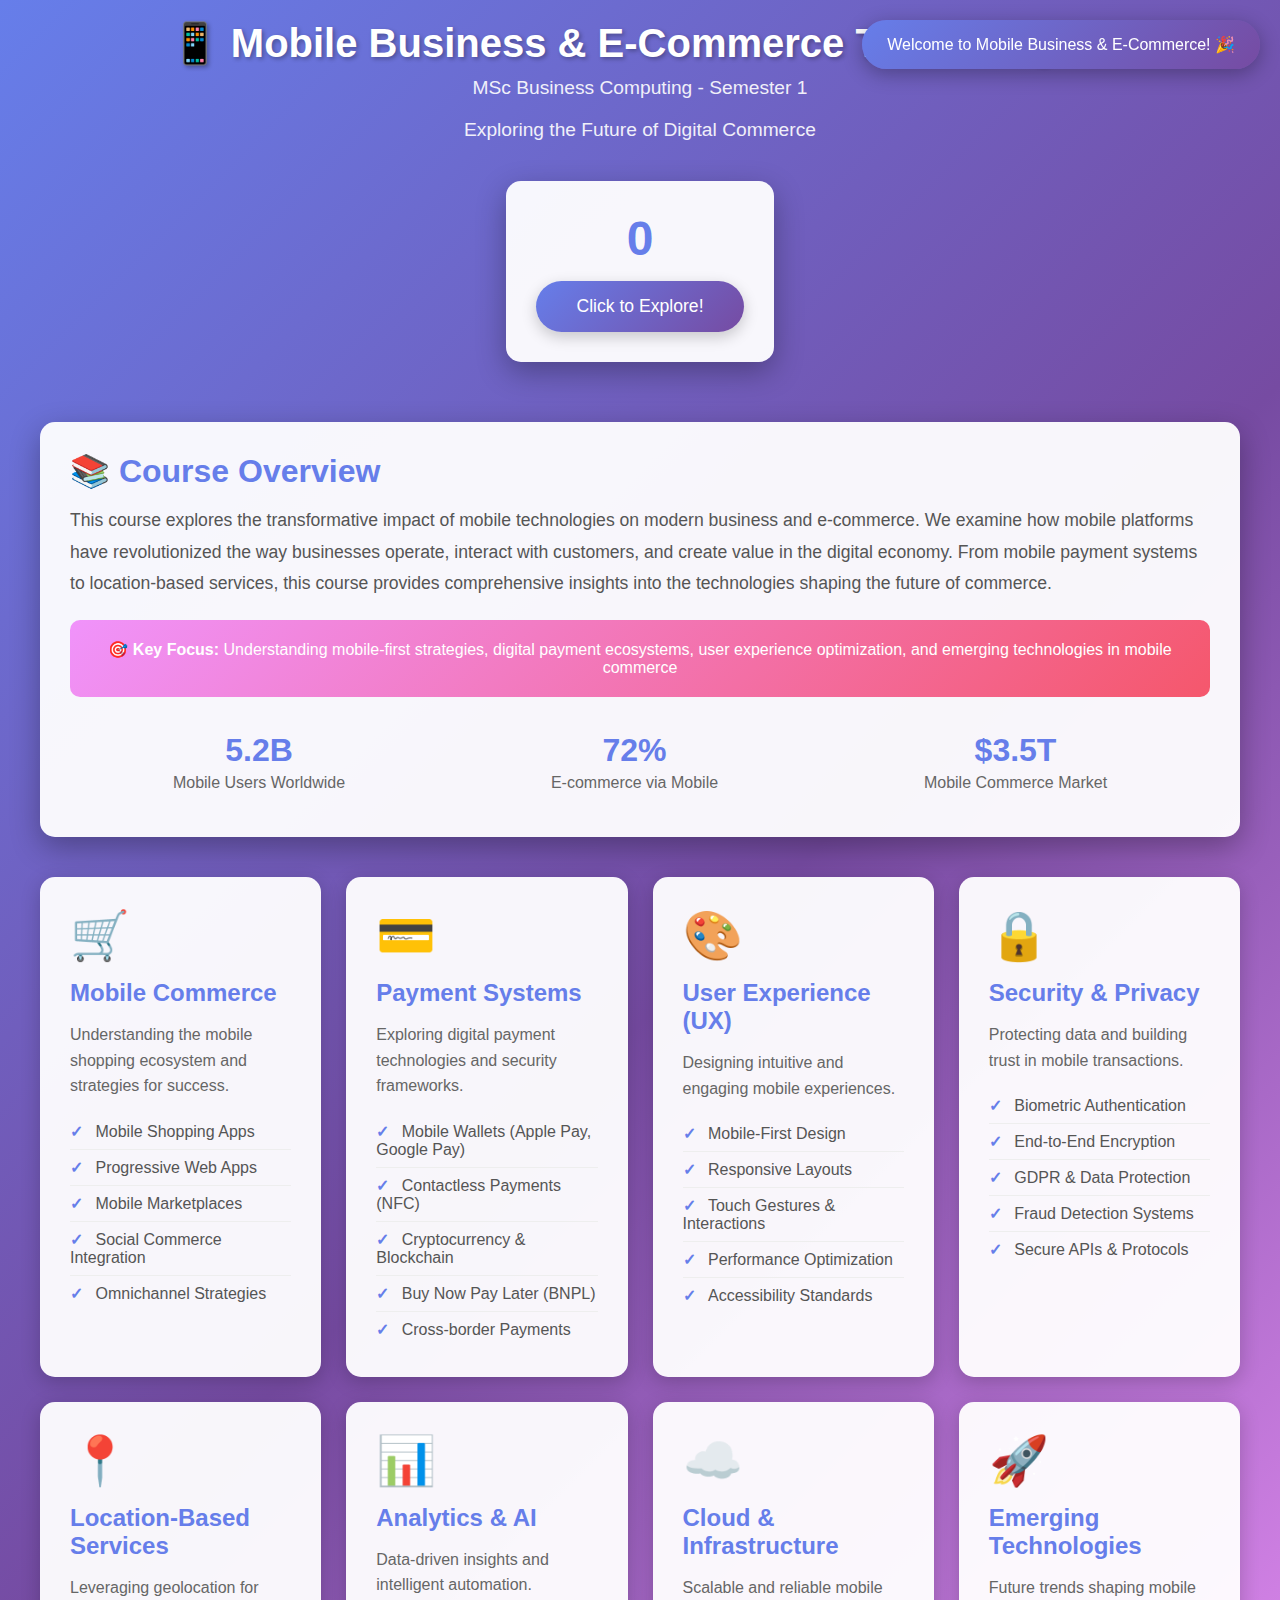
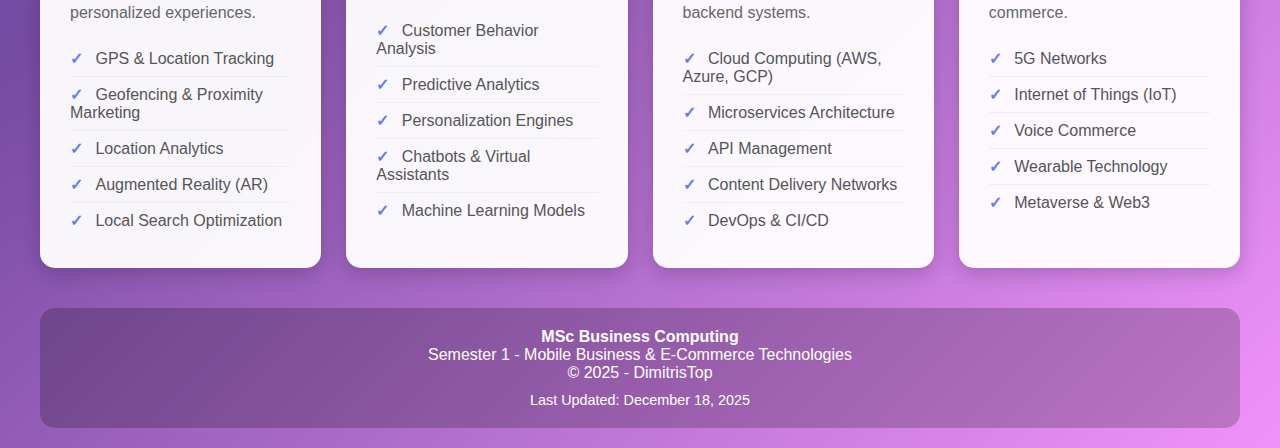
<file: Semester-1/Mobile Business and E-Commerce Technologies/index.html>
<!DOCTYPE html>
<html lang="en">
<head>
    <meta charset="UTF-8">
    <meta name="viewport" content="width=device-width, initial-scale=1.0">
    <title>Mobile Business & E-Commerce Technologies</title>
    <style>
        * {
            margin: 0;
            padding: 0;
            box-sizing: border-box;
        }

        body {
            font-family: 'Segoe UI', Tahoma, Geneva, Verdana, sans-serif;
            background: linear-gradient(135deg, #667eea 0%, #764ba2 50%, #f093fb 100%);
            min-height: 100vh;
            padding: 20px;
            color: #333;
        }

        .container {
            max-width: 1200px;
            margin: 0 auto;
            animation: fadeIn 1s ease-in;
        }

        @keyframes fadeIn {
            from {
                opacity: 0;
                transform: translateY(-20px);
            }
            to {
                opacity: 1;
                transform: translateY(0);
            }
        }

        header {
            text-align: center;
            color: white;
            margin-bottom: 40px;
            animation: slideDown 0.8s ease-out;
        }

        @keyframes slideDown {
            from {
                opacity: 0;
                transform: translateY(-50px);
            }
            to {
                opacity: 1;
                transform: translateY(0);
            }
        }

        h1 {
            font-size: 2.5rem;
            margin-bottom: 10px;
            text-shadow: 2px 2px 4px rgba(0, 0, 0, 0.3);
        }

        .subtitle {
            font-size: 1.2rem;
            opacity: 0.9;
            margin-bottom: 20px;
        }

        .counter-section {
            text-align: center;
            margin-bottom: 40px;
            animation: pulse 2s infinite;
        }

        @keyframes pulse {
            0%, 100% {
                transform: scale(1);
            }
            50% {
                transform: scale(1.05);
            }
        }

        .counter-display {
            background: rgba(255, 255, 255, 0.95);
            padding: 30px;
            border-radius: 15px;
            box-shadow: 0 10px 30px rgba(0, 0, 0, 0.3);
            display: inline-block;
            margin-bottom: 20px;
        }

        .counter-number {
            font-size: 3rem;
            font-weight: bold;
            color: #667eea;
            margin-bottom: 15px;
        }

        .counter-btn {
            background: linear-gradient(135deg, #667eea 0%, #764ba2 100%);
            color: white;
            border: none;
            padding: 15px 40px;
            font-size: 1.1rem;
            border-radius: 50px;
            cursor: pointer;
            transition: all 0.3s ease;
            box-shadow: 0 5px 15px rgba(0, 0, 0, 0.2);
        }

        .counter-btn:hover {
            transform: translateY(-3px);
            box-shadow: 0 8px 20px rgba(0, 0, 0, 0.3);
            background: linear-gradient(135deg, #764ba2 0%, #667eea 100%);
        }

        .counter-btn:active {
            transform: translateY(-1px);
        }

        .course-info {
            background: rgba(255, 255, 255, 0.95);
            padding: 30px;
            border-radius: 15px;
            margin-bottom: 40px;
            box-shadow: 0 10px 30px rgba(0, 0, 0, 0.3);
            animation: slideUp 1s ease-out;
        }

        @keyframes slideUp {
            from {
                opacity: 0;
                transform: translateY(30px);
            }
            to {
                opacity: 1;
                transform: translateY(0);
            }
        }

        .course-info h2 {
            color: #667eea;
            margin-bottom: 15px;
            font-size: 2rem;
        }

        .course-info p {
            line-height: 1.8;
            color: #555;
            font-size: 1.1rem;
        }

        .cards-grid {
            display: grid;
            grid-template-columns: repeat(auto-fit, minmax(280px, 1fr));
            gap: 25px;
            margin-bottom: 40px;
        }

        .card {
            background: rgba(255, 255, 255, 0.95);
            padding: 30px;
            border-radius: 15px;
            box-shadow: 0 5px 20px rgba(0, 0, 0, 0.2);
            transition: all 0.4s ease;
            cursor: pointer;
            position: relative;
            overflow: hidden;
        }

        .card::before {
            content: '';
            position: absolute;
            top: 0;
            left: -100%;
            width: 100%;
            height: 100%;
            background: linear-gradient(90deg, transparent, rgba(255, 255, 255, 0.4), transparent);
            transition: left 0.5s ease;
        }

        .card:hover::before {
            left: 100%;
        }

        .card:hover {
            transform: translateY(-10px) scale(1.02);
            box-shadow: 0 15px 40px rgba(0, 0, 0, 0.3);
        }

        .card-icon {
            font-size: 3rem;
            margin-bottom: 15px;
            display: block;
        }

        .card h3 {
            color: #667eea;
            margin-bottom: 15px;
            font-size: 1.5rem;
        }

        .card p {
            color: #666;
            line-height: 1.6;
        }

        .card ul {
            list-style: none;
            margin-top: 15px;
        }

        .card ul li {
            padding: 8px 0;
            color: #555;
            border-bottom: 1px solid #eee;
        }

        .card ul li:last-child {
            border-bottom: none;
        }

        .card ul li::before {
            content: '✓ ';
            color: #667eea;
            font-weight: bold;
            margin-right: 8px;
        }

        footer {
            text-align: center;
            color: white;
            padding: 20px;
            margin-top: 40px;
            background: rgba(0, 0, 0, 0.2);
            border-radius: 15px;
        }

        @media (max-width: 768px) {
            h1 {
                font-size: 2rem;
            }

            .subtitle {
                font-size: 1rem;
            }

            .counter-number {
                font-size: 2.5rem;
            }

            .cards-grid {
                grid-template-columns: 1fr;
            }
        }

        .highlight-box {
            background: linear-gradient(135deg, #f093fb 0%, #f5576c 100%);
            color: white;
            padding: 20px;
            border-radius: 10px;
            margin-top: 20px;
            text-align: center;
            animation: glow 2s ease-in-out infinite;
        }

        @keyframes glow {
            0%, 100% {
                box-shadow: 0 0 20px rgba(240, 147, 251, 0.5);
            }
            50% {
                box-shadow: 0 0 40px rgba(240, 147, 251, 0.8);
            }
        }

        .stats {
            display: flex;
            justify-content: space-around;
            flex-wrap: wrap;
            margin-top: 20px;
        }

        .stat-item {
            text-align: center;
            padding: 15px;
        }

        .stat-number {
            font-size: 2rem;
            font-weight: bold;
            color: #667eea;
        }

        .stat-label {
            color: #666;
            margin-top: 5px;
        }
    </style>
</head>
<body>
    <div class="container">
        <header>
            <h1>📱 Mobile Business & E-Commerce Technologies</h1>
            <p class="subtitle">MSc Business Computing - Semester 1</p>
            <p class="subtitle">Exploring the Future of Digital Commerce</p>
        </header>

        <div class="counter-section">
            <div class="counter-display">
                <div class="counter-number" id="counter">0</div>
                <button class="counter-btn" onclick="incrementCounter()">Click to Explore!</button>
            </div>
        </div>

        <div class="course-info">
            <h2>📚 Course Overview</h2>
            <p>
                This course explores the transformative impact of mobile technologies on modern business 
                and e-commerce. We examine how mobile platforms have revolutionized the way businesses 
                operate, interact with customers, and create value in the digital economy. From mobile 
                payment systems to location-based services, this course provides comprehensive insights 
                into the technologies shaping the future of commerce.
            </p>
            <div class="highlight-box">
                <strong>🎯 Key Focus:</strong> Understanding mobile-first strategies, digital payment ecosystems, 
                user experience optimization, and emerging technologies in mobile commerce
            </div>
            <div class="stats">
                <div class="stat-item">
                    <div class="stat-number" id="stat1">5.2B</div>
                    <div class="stat-label">Mobile Users Worldwide</div>
                </div>
                <div class="stat-item">
                    <div class="stat-number" id="stat2">72%</div>
                    <div class="stat-label">E-commerce via Mobile</div>
                </div>
                <div class="stat-item">
                    <div class="stat-number" id="stat3">$3.5T</div>
                    <div class="stat-label">Mobile Commerce Market</div>
                </div>
            </div>
        </div>

        <div class="cards-grid">
            <div class="card">
                <span class="card-icon">🛒</span>
                <h3>Mobile Commerce</h3>
                <p>Understanding the mobile shopping ecosystem and strategies for success.</p>
                <ul>
                    <li>Mobile Shopping Apps</li>
                    <li>Progressive Web Apps</li>
                    <li>Mobile Marketplaces</li>
                    <li>Social Commerce Integration</li>
                    <li>Omnichannel Strategies</li>
                </ul>
            </div>

            <div class="card">
                <span class="card-icon">💳</span>
                <h3>Payment Systems</h3>
                <p>Exploring digital payment technologies and security frameworks.</p>
                <ul>
                    <li>Mobile Wallets (Apple Pay, Google Pay)</li>
                    <li>Contactless Payments (NFC)</li>
                    <li>Cryptocurrency & Blockchain</li>
                    <li>Buy Now Pay Later (BNPL)</li>
                    <li>Cross-border Payments</li>
                </ul>
            </div>

            <div class="card">
                <span class="card-icon">🎨</span>
                <h3>User Experience (UX)</h3>
                <p>Designing intuitive and engaging mobile experiences.</p>
                <ul>
                    <li>Mobile-First Design</li>
                    <li>Responsive Layouts</li>
                    <li>Touch Gestures & Interactions</li>
                    <li>Performance Optimization</li>
                    <li>Accessibility Standards</li>
                </ul>
            </div>

            <div class="card">
                <span class="card-icon">🔒</span>
                <h3>Security & Privacy</h3>
                <p>Protecting data and building trust in mobile transactions.</p>
                <ul>
                    <li>Biometric Authentication</li>
                    <li>End-to-End Encryption</li>
                    <li>GDPR & Data Protection</li>
                    <li>Fraud Detection Systems</li>
                    <li>Secure APIs & Protocols</li>
                </ul>
            </div>

            <div class="card">
                <span class="card-icon">📍</span>
                <h3>Location-Based Services</h3>
                <p>Leveraging geolocation for personalized experiences.</p>
                <ul>
                    <li>GPS & Location Tracking</li>
                    <li>Geofencing & Proximity Marketing</li>
                    <li>Location Analytics</li>
                    <li>Augmented Reality (AR)</li>
                    <li>Local Search Optimization</li>
                </ul>
            </div>

            <div class="card">
                <span class="card-icon">📊</span>
                <h3>Analytics & AI</h3>
                <p>Data-driven insights and intelligent automation.</p>
                <ul>
                    <li>Customer Behavior Analysis</li>
                    <li>Predictive Analytics</li>
                    <li>Personalization Engines</li>
                    <li>Chatbots & Virtual Assistants</li>
                    <li>Machine Learning Models</li>
                </ul>
            </div>

            <div class="card">
                <span class="card-icon">☁️</span>
                <h3>Cloud & Infrastructure</h3>
                <p>Scalable and reliable mobile backend systems.</p>
                <ul>
                    <li>Cloud Computing (AWS, Azure, GCP)</li>
                    <li>Microservices Architecture</li>
                    <li>API Management</li>
                    <li>Content Delivery Networks</li>
                    <li>DevOps & CI/CD</li>
                </ul>
            </div>

            <div class="card">
                <span class="card-icon">🚀</span>
                <h3>Emerging Technologies</h3>
                <p>Future trends shaping mobile commerce.</p>
                <ul>
                    <li>5G Networks</li>
                    <li>Internet of Things (IoT)</li>
                    <li>Voice Commerce</li>
                    <li>Wearable Technology</li>
                    <li>Metaverse & Web3</li>
                </ul>
            </div>
        </div>

        <footer>
            <p><strong>MSc Business Computing</strong></p>
            <p>Semester 1 - Mobile Business & E-Commerce Technologies</p>
            <p>© 2025 - DimitrisTop</p>
            <p style="margin-top: 10px; font-size: 0.9rem;">
                Last Updated: December 18, 2025
            </p>
        </footer>
    </div>

    <script>
        // Counter functionality
        let count = 0;
        const counterDisplay = document.getElementById('counter');

        function incrementCounter() {
            count++;
            animateCounter(count);
            
            // Add celebration effect at milestones
            if (count % 10 === 0) {
                celebrateMillestone();
            }
        }

        function animateCounter(target) {
            const duration = 300;
            const start = parseInt(counterDisplay.textContent);
            const increment = (target - start) / (duration / 16);
            let current = start;

            const timer = setInterval(() => {
                current += increment;
                if ((increment > 0 && current >= target) || (increment < 0 && current <= target)) {
                    current = target;
                    clearInterval(timer);
                }
                counterDisplay.textContent = Math.floor(current);
            }, 16);
        }

        function celebrateMillestone() {
            counterDisplay.style.transform = 'scale(1.2)';
            counterDisplay.style.color = '#f5576c';
            
            setTimeout(() => {
                counterDisplay.style.transform = 'scale(1)';
                counterDisplay.style.color = '#667eea';
            }, 300);
        }

        // Card interaction effects
        const cards = document.querySelectorAll('.card');
        
        cards.forEach(card => {
            card.addEventListener('mouseenter', function() {
                this.style.background = 'linear-gradient(135deg, rgba(102, 126, 234, 0.1) 0%, rgba(118, 75, 162, 0.1) 100%)';
            });
            
            card.addEventListener('mouseleave', function() {
                this.style.background = 'rgba(255, 255, 255, 0.95)';
            });

            card.addEventListener('click', function() {
                const title = this.querySelector('h3').textContent;
                showNotification(`Exploring: ${title}`);
            });
        });

        // Notification system
        function showNotification(message) {
            const notification = document.createElement('div');
            notification.textContent = message;
            notification.style.cssText = `
                position: fixed;
                top: 20px;
                right: 20px;
                background: linear-gradient(135deg, #667eea 0%, #764ba2 100%);
                color: white;
                padding: 15px 25px;
                border-radius: 50px;
                box-shadow: 0 5px 20px rgba(0, 0, 0, 0.3);
                z-index: 1000;
                animation: slideIn 0.5s ease-out;
            `;
            
            document.body.appendChild(notification);
            
            setTimeout(() => {
                notification.style.animation = 'slideOut 0.5s ease-out';
                setTimeout(() => notification.remove(), 500);
            }, 2000);
        }

        // Animate stats on load
        window.addEventListener('load', () => {
            animateStats();
        });

        function animateStats() {
            const stats = document.querySelectorAll('.stat-number');
            stats.forEach((stat, index) => {
                setTimeout(() => {
                    stat.style.transform = 'scale(1.1)';
                    setTimeout(() => {
                        stat.style.transform = 'scale(1)';
                    }, 300);
                }, index * 200);
            });
        }

        // Add keyboard shortcut for counter
        document.addEventListener('keypress', (e) => {
            if (e.key === ' ' || e.key === 'Enter') {
                e.preventDefault();
                incrementCounter();
            }
        });

        // Parallax effect on scroll
        window.addEventListener('scroll', () => {
            const scrolled = window.pageYOffset;
            const header = document.querySelector('header');
            header.style.transform = `translateY(${scrolled * 0.5}px)`;
            header.style.opacity = 1 - (scrolled / 500);
        });

        // Welcome message
        setTimeout(() => {
            showNotification('Welcome to Mobile Business & E-Commerce! 🎉');
        }, 500);
    </script>
</body>
</html>
</file>
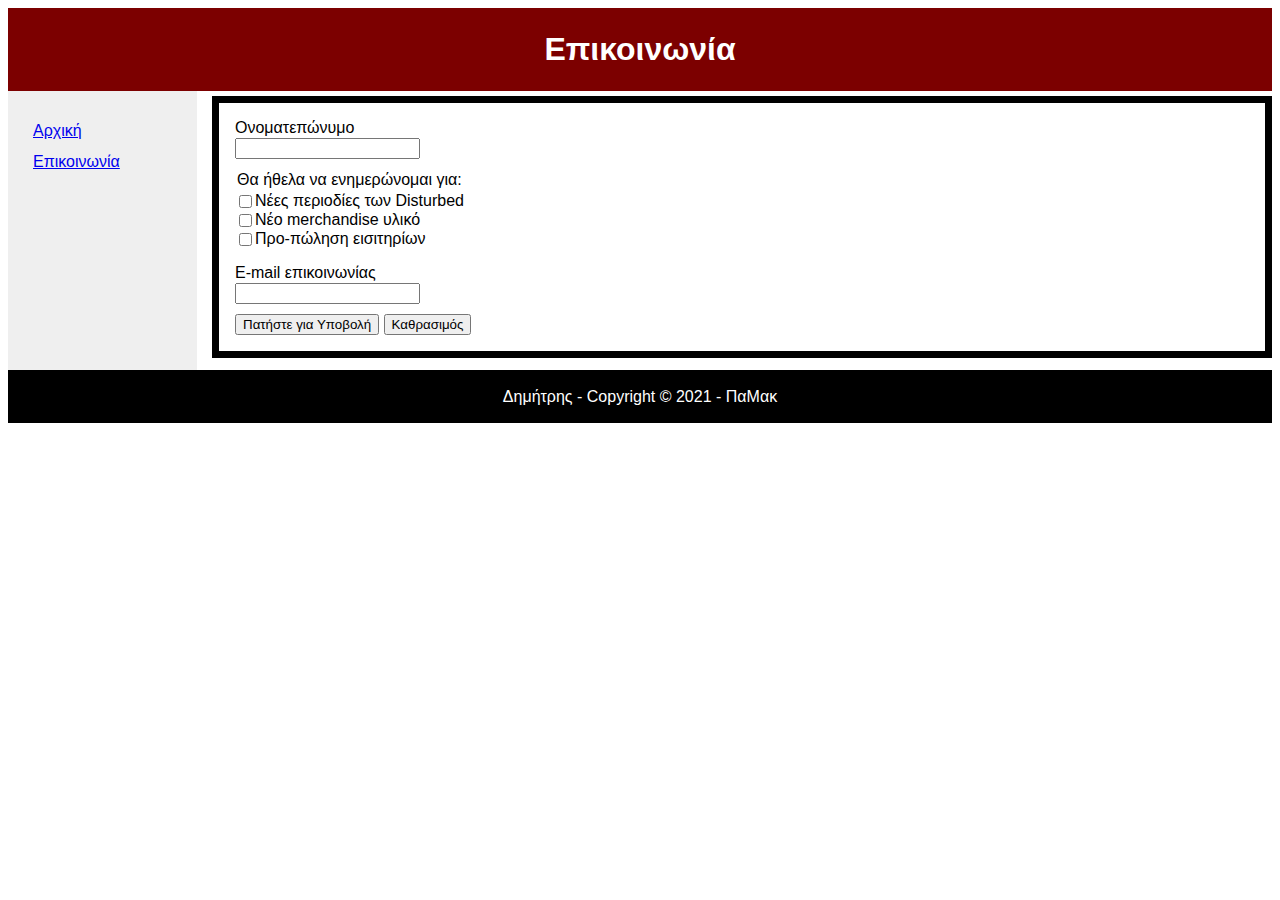
<file: Semester-1/Mobile Business and E-Commerce Technologies/Project_Jan2026/epikoinonia.html>
<!DOCTYPE html>
<html lang="el">
<head>
    <meta charset="UTF-8">
    <title>Metal Band</title>
    <link rel="stylesheet" href="jan2026.css">
     <script  src="jan2026.js" defer></script>
</head>
<body>
<header class="contact-header">
    <h1>Επικοινωνία </h1>
</header>

<nav>
    <ul class="navbar">
        <li><a  href="index.html">Αρχική</a> </li>
        <li> <a  href="epikoinonia.html">Επικοινωνία </a> </li>
    </ul>
</nav>

<section class="big-wrapper">
    <form action="show.html" method="get" id="myForm">
        
            <label for="full-name" >Ονοματεπώνυμο</label>
            <input type="text" id="full-name" name="full-name" class="field-for-input" required>
        
        <fieldset id="field-set">
            <legend>Θα ήθελα να ενημερώνομαι για:</legend>
            
            <label>
                    <input type="checkbox" id="tours" name="newsletter" value="tour" >Νέες περιοδίες των
                Disturbed
            </label>
            
            <label>
                <input type="checkbox" id="merchandise" name="newsletter" value="merchandise">Νέο merchandise υλικό
            </label>
            
            <label>
                <input type="checkbox" id="pre-sale" name="newsletter" value="pre-sale">Προ-πώληση εισιτηρίων
            </label>
            
        </fieldset>
        
        <label for="e-mail">E-mail επικοινωνίας</label>
        <input type="email" id="e-mail" name="e-mail" class="field-for-input" required>
        
        <button id="my-submit" type="submit" class="upovoli">Πατήστε για Υποβολή</button>
        <button id="my-reset" type="reset" class="katharismos">Καθρασιμός</button>
        
        
    </form>
    

</section>

<footer>
    <p>Δημήτρης - Copyright &copy; 2021 - ΠαΜακ</p>
</footer>
</body>
</html>
</file>
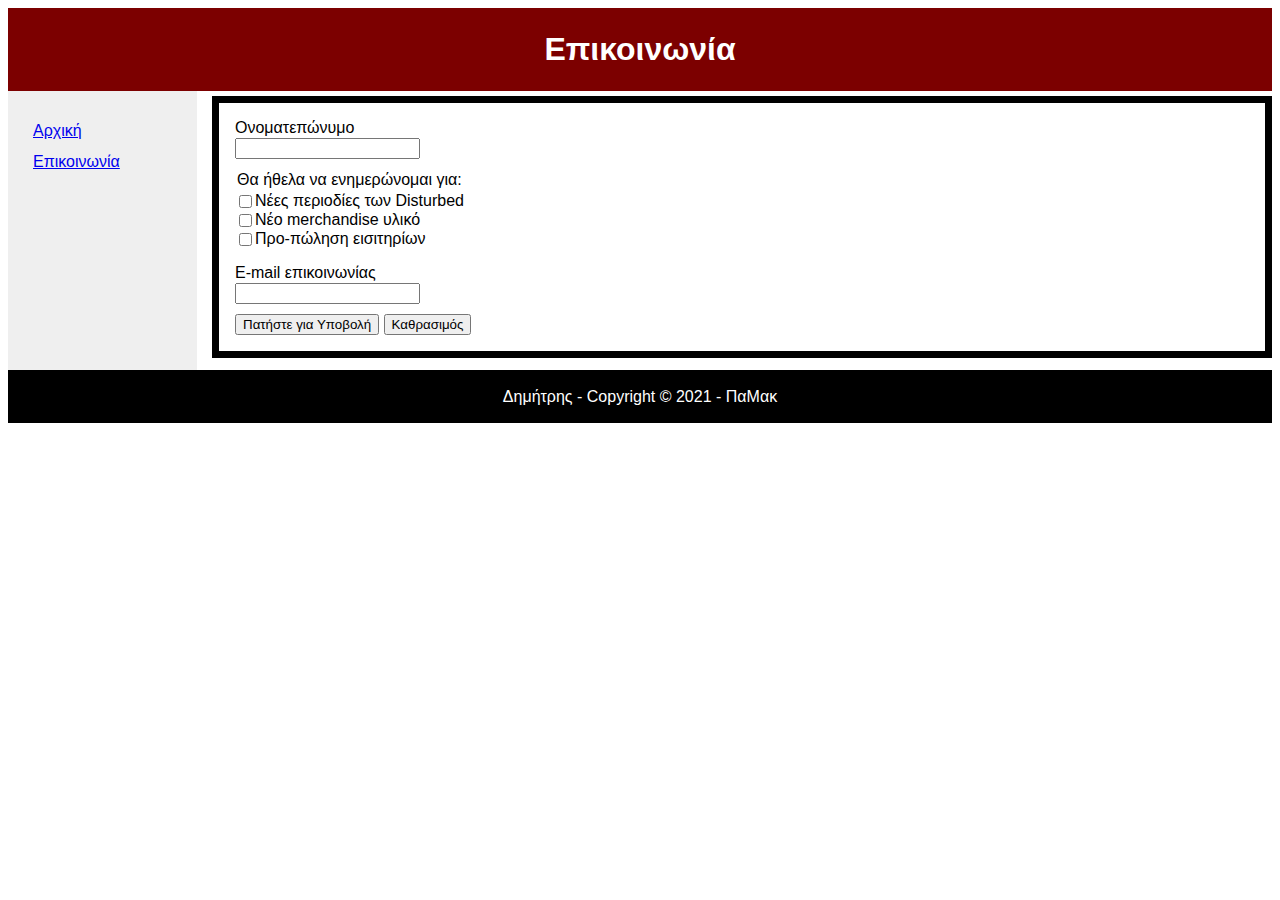
<file: Semester-1/Mobile Business and E-Commerce Technologies/Project_Jan2026/rwd_epikoinonia.html>
<!DOCTYPE html>
<html lang="en">
<head>
    <meta charset="UTF-8">
    <title>Metal Band</title>
    <link rel="stylesheet" href="jan2026.css">
     <script  src="jan2026.js" defer></script>
    <meta name="viewport" content="width=device-width, initial-scale=1.0">
</head>
<body>
<header class="contact-header">
    <h1>Επικοινωνία </h1>
</header>

<nav>
    <ul class="navbar">
        <li><a  href="rwd_index.html">Αρχική</a> </li>
        <li> <a  href="rwd_epikoinonia.html">Επικοινωνία </a> </li>
    </ul>
</nav>

<section class="big-wrapper">
    <form action="rwd_show.html" method="get" id="myForm">
        
            <label for="full-name" >Ονοματεπώνυμο</label>
            <input type="text" id="full-name" name="full-name" class="field-for-input" required>
        
        <fieldset id="field-set">
            <legend>Θα ήθελα να ενημερώνομαι για:</legend>
            
            <label>
                    <input type="checkbox" id="tours" name="newsletter" value="tour" >Νέες περιοδίες των
                Disturbed
            </label>
            
            <label>
                <input type="checkbox" id="merchandise" name="newsletter" value="merchandise">Νέο merchandise υλικό
            </label>
            
            <label>
                <input type="checkbox" id="pre-sale" name="newsletter" value="pre-sale">Προ-πώληση εισιτηρίων
            </label>
            
        </fieldset>
        
        <label for="e-mail">E-mail επικοινωνίας</label>
        <input type="email" id="e-mail" name="e-mail" class="field-for-input" required>
        
        <button id="my-submit" type="submit" class="upovoli">Πατήστε για Υποβολή</button>
        <button id="my-reset" type="reset" class="katharismos">Καθρασιμός</button>
        
        
    </form>
    

</section>

<footer>
    <p>Δημήτρης - Copyright &copy; 2021 - ΠαΜακ</p>
</footer>
</body>
</html>
</file>
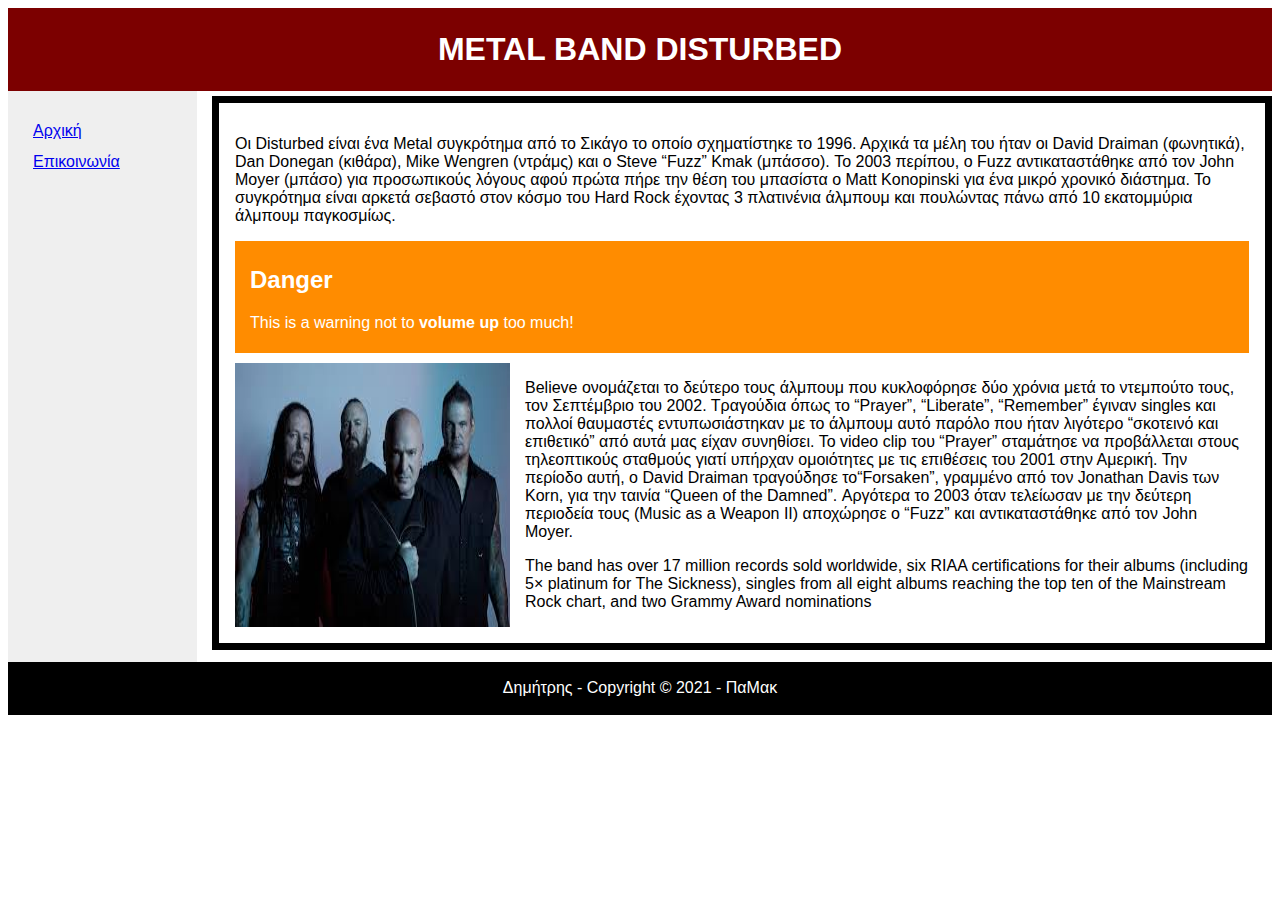
<file: Semester-1/Mobile Business and E-Commerce Technologies/Project_Jan2026/rwd_index.html>
<!DOCTYPE html>
<html lang="en">
<head>
    <meta charset="UTF-8">
    <title>Metal Band</title>
    <link rel="stylesheet" href="jan2026.css">
    <meta name="viewport" content="width=device-width, initial-scale=1.0">

</head>
<body>
    <header>
        <h1>Metal Band Disturbed </h1>
    </header>

    <nav>
        <ul class="navbar">
            <li><a  href="rwd_index.html">Αρχική</a> </li>
            <li> <a  href="rwd_epikoinonia.html">Επικοινωνία </a> </li>
        </ul>
    </nav>

    <section class="big-wrapper">
    <p>Οι Disturbed είναι ένα Metal συγκρότημα από το Σικάγο το οποίο σχηματίστηκε το 1996. Αρχικά τα μέλη του ήταν
        οι David Draiman (φωνητικά), Dan Donegan (κιθάρα), Mike Wengren (ντράμς) και ο Steve “Fuzz” Kmak (μπάσσο). Το 2003 περίπου, ο Fuzz αντικαταστάθηκε από τον John Moyer (μπάσο) για προσωπικούς λόγους αφού πρώτα πήρε την θέση του  μπασίστα ο Matt Konopinski για ένα μικρό χρονικό διάστημα. Το συγκρότημα είναι αρκετά σεβαστό στον κόσμο του Hard Rock έχοντας 3 πλατινένια άλμπουμ και πουλώντας πάνω από 10 εκατομμύρια άλμπουμ παγκοσμίως. </p>
    <section class="danger">
        <h2>Danger</h2>
        <p>This is a warning not to <strong>volume up</strong> too much!</p>

    </section>
        <section class="second-wrapper">
         <img class="band-image" src="images/disturbedimg.jpeg" alt="Disturbed group picture">
            <section class="third-wrapper">
                <p class="next-to-image">Believe ονομάζεται το δεύτερο τους άλμπουμ που κυκλοφόρησε δύο χρόνια μετά το
                ντεμπούτο  τους, τον Σεπτέμβριο του 2002. Τραγούδια όπως το “Prayer”, “Liberate”, “Remember” έγιναν
                singles και πολλοί θαυμαστές εντυπωσιάστηκαν με το άλμπουμ αυτό παρόλο που ήταν λιγότερο “σκοτεινό
                και επιθετικό” από αυτά μας είχαν συνηθίσει. Το video clip του “Prayer” σταμάτησε να προβάλλεται στους τηλεοπτικούς σταθμούς γιατί υπήρχαν  ομοιότητες με τις επιθέσεις του 2001 στην Αμερική. Την περίοδο αυτή, ο David Draiman τραγούδησε το“Forsaken”, γραμμένο από τον Jonathan Davis των Korn, για την ταινία “Queen of the Damned”. Αργότερα το 2003  όταν τελείωσαν με την δεύτερη περιοδεία τους (Music as a Weapon II) αποχώρησε ο “Fuzz” και αντικαταστάθηκε από τον John Moyer.
                 </p>
	            
             <p>The band has over 17 million records sold worldwide, six RIAA certifications for
            their albums (including 5× platinum for The Sickness), singles from all eight albums reaching the top ten of the Mainstream Rock chart, and two Grammy Award nominations
            </p>
            </section>
            
        </section>
    </section>

    <footer>
        <p>Δημήτρης - Copyright &copy; 2021 - ΠαΜακ</p>
    </footer>
</body>
</html>
</file>
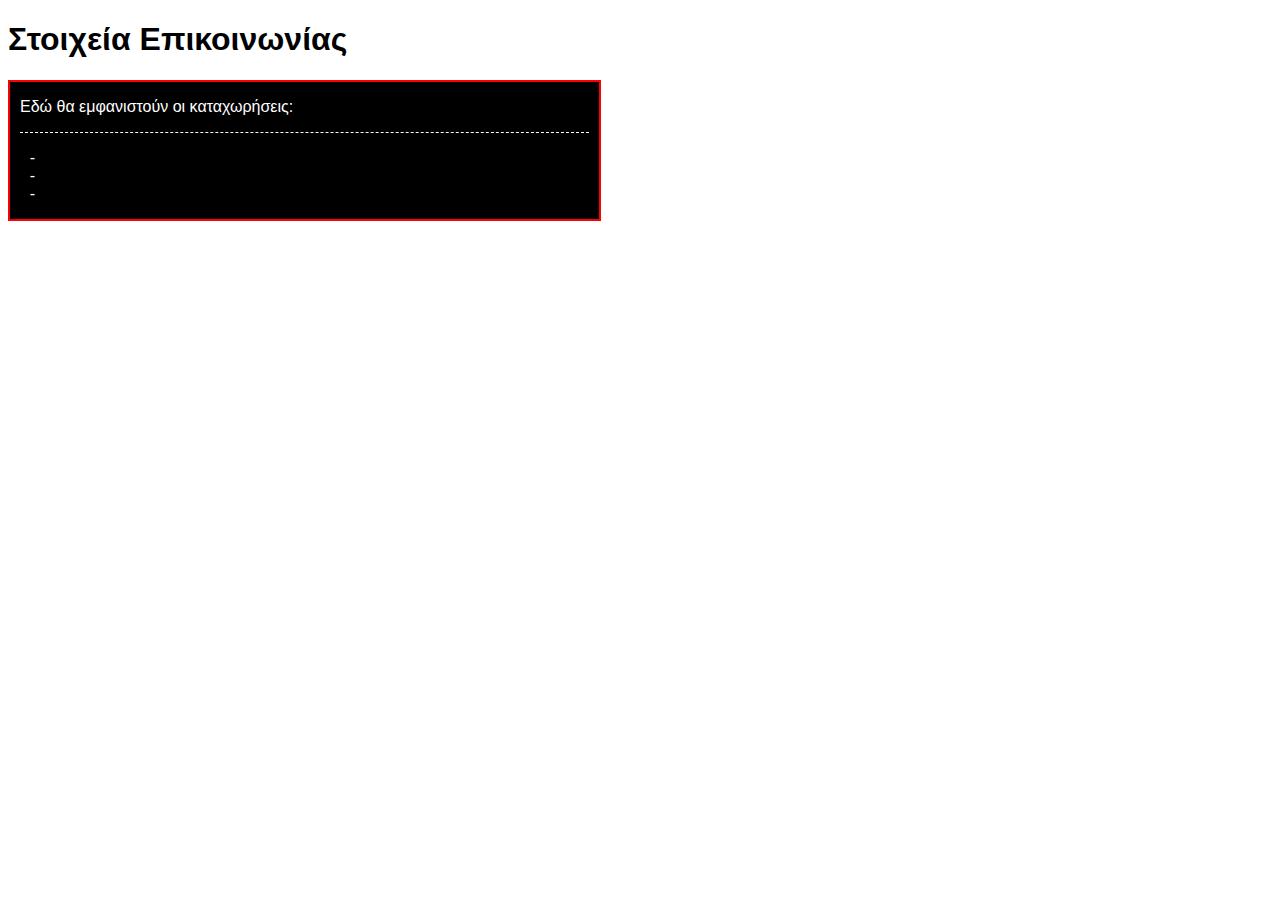
<file: Semester-1/Mobile Business and E-Commerce Technologies/Project_Jan2026/rwd_show.html>
<!DOCTYPE html>
<html lang="en">
<head>
    <meta charset="UTF-8">
    <meta name="viewport" content="width=device-width, initial-scale=1.0">
    <title>Αποτελέσματα</title>
    <link rel="stylesheet" href="jan2026.css">
</head>
<body class="show-body">

<h1 class="stoixeia">Στοιχεία Επικοινωνίας</h1>

<section id="result-box">
    
    <p>Εδώ θα εμφανιστούν οι καταχωρήσεις:</p>
    <hr class="hr-line">
    
    <ul class="lista">
    <li id="r-name">Name</li>
    <li id="r-email">E-mail</li>
    <li id="r-newsletter">Endiaferonta</li>
</ul>
</section>
<script  src="show.js" defer></script>
</body>

</html>
</file>
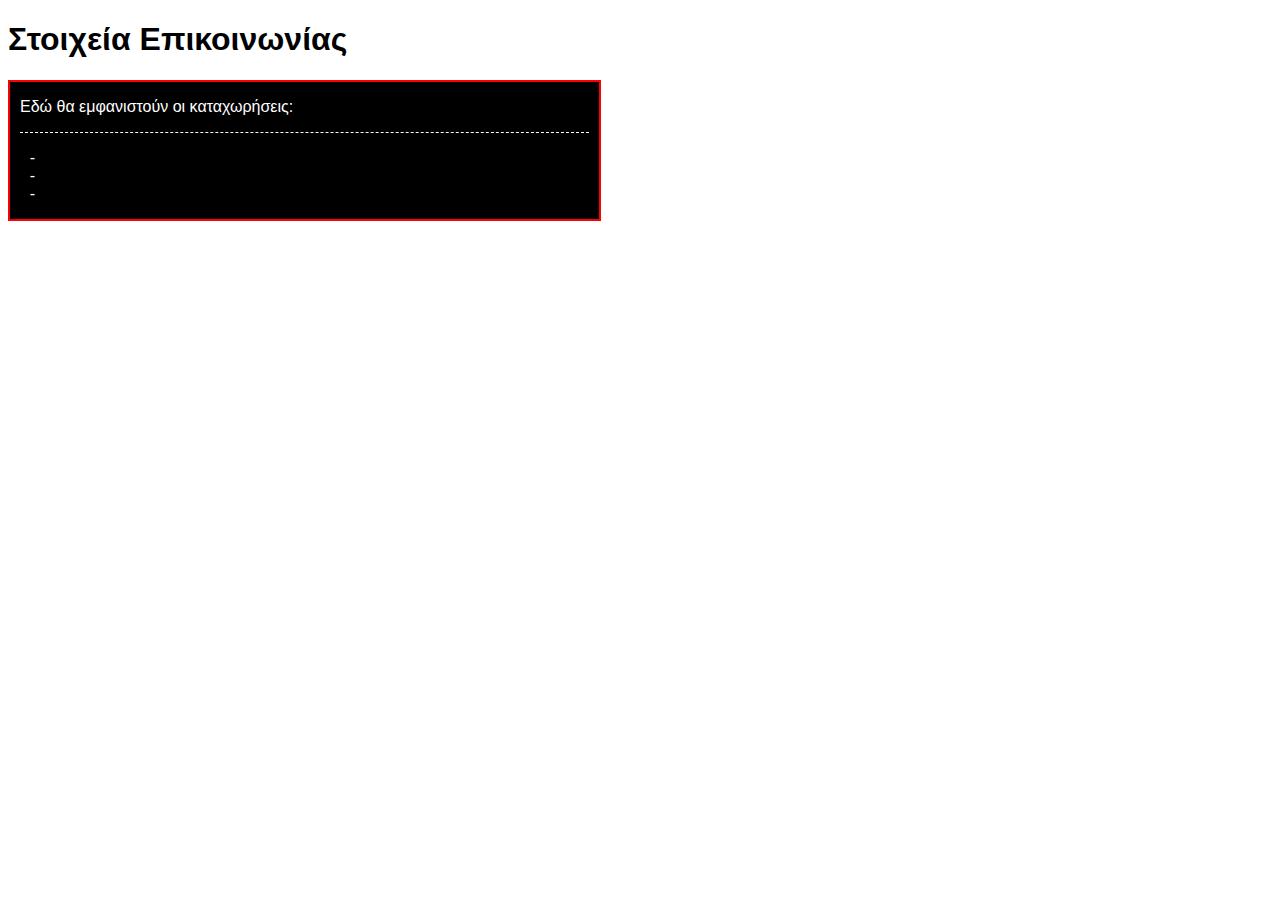
<file: Semester-1/Mobile Business and E-Commerce Technologies/Project_Jan2026/show.html>
<!DOCTYPE html>
<html lang="en">
<head>
    <meta charset="UTF-8">
    <title>Αποτελέσματα</title>
    <link rel="stylesheet" href="jan2026.css">
</head>
<body class="show-body">

<h1 class="stoixeia">Στοιχεία Επικοινωνίας</h1>

<section id="result-box">
    
    <p>Εδώ θα εμφανιστούν οι καταχωρήσεις:</p>
    <hr class="hr-line">
    
    <ul class="lista">
    <li id="r-name">Name</li>
    <li id="r-email">E-mail</li>
    <li id="r-newsletter">Endiaferonta</li>
</ul>
</section>
<script  src="show.js" defer></script>
</body>

</html>
</file>
<file: Semester-1/Mobile Business and E-Commerce Technologies/Project_Jan2026/jan2026.css>
body {
    font-family: 'Helvetica Neue', sans-serif;
    font-weight: 400;
    display: flex;
    flex-wrap: wrap;

}

nav {
    background-color: #efefef;
    text-decoration: none;
    padding-right: 20px;
    flex: 1;
}

.navbar {
    list-style-type: none;
    padding: 15px 25px;
}

.navbar li {
    display: block;
    margin-bottom: 13px;
}

header {

    background-color: #7c0000;
    padding: 0.10rem;
    text-align: center;
    text-transform: uppercase;
    color: white;
    width: 100%;
}

.big-wrapper {

    border-style: solid;
    border-width: 7px;
    padding: 1rem;
    margin: 5px 0 12px 15px;
    flex: 6;
    display: flex;
    flex-wrap: wrap;
}

.second-wrapper{
    display: flex;
}

.danger{
    background-color: darkorange;
    color: white;
    padding: 5px 5px 5px  15px;
    margin-bottom: 10px;
    width: 100%;
}

.band-image {
    width: auto;
    height: auto;
    flex-wrap: wrap;
    margin: 0px 15px 0px 0px;
}

footer  {
    background-color: black;
    color: white;
    text-align: center;
    padding: 0.1em 0;
    width: 100%;
}

/*  ΕΠΙΚΟΙΝΩΝΙΑ    */

.contact-header {
    text-transform: none;
}

.field-for-input {
    display: block;
    margin: 1px 0px 10px 0px;
}

fieldset {
    border-style: none;
    margin: 12px 0;
    padding: 3px 0;
}

fieldset   label {
    display: flex;
}


#result-box {
    display: block;
    background-color: black;
    color: white;
    padding: 0  10px;
    border-style: solid;
    border-color: red;
    border-width: 2px;
    max-width: 45%;
}

.hr-line {
    border: none;
    border-top-width: 1px;
    border-top-color: white;
    border-top-style: dashed;
}

.lista {
    list-style-type: "-";
    padding: 0 15px;
}

.show-body {
 display: block;
}

@media screen and (max-width:600px) {
    body {
        display: flex;
        flex-direction: column;
    }

    nav {
        padding: 0;
    }

    .navbar {
        flex-wrap: wrap;
        display: flex;
        padding-bottom: 0;
        justify-content: space-evenly;
    }

    .big-wrapper {
        margin: 0;
        padding: 10px;
    }

    .band-image {
        width: 100%;
        height: auto;
    }

    .second-wrapper {
        display: flex;
        flex-direction: column;
    }

    .danger{
        background-color: darkorange;
        color: white;
        margin-right: auto;
        width: 100%;
    }

    .big-wrapper  form{
        display: block;
        flex: 1;
    }
    .upovoli {
        display: block;
        width: 100%;
        margin-bottom: 0.5em;
    }

    .katharismos {
        display: block;
        width: 100%;
    }
    #result-box {
        max-width: 80%;
    }
}

@media screen and (min-width:601px) and (max-width: 800px) {

  #result-box {
      max-width: 90%;
  }

    body {
        display: flex;
        flex-direction: column;
    }

    nav {
        padding: 0;
    }

    .navbar {
        display: flex;
        padding-bottom: 0;
        justify-content: space-evenly;
    }

    .big-wrapper {
        margin: 0;
        padding: 10px;
    }

    .band-image {
        width: 100%;
        height: 100%;
    }

    .second-wrapper {
        display: flex;
        flex-direction: column;
    }

    .danger{
        background-color: darkorange;
        color: white;
        margin-right: auto;
        width: 100%;
    }
    .big-wrapper  form{
        display: inline-block;
        flex-direction: column;
        flex: 1;
    }

    .upovoli {
        display: block;
        width: auto;
        margin-bottom: 0.5em;
    }

    .katharismos {
        display: block;
        width: auto;
    }
}
</file>
